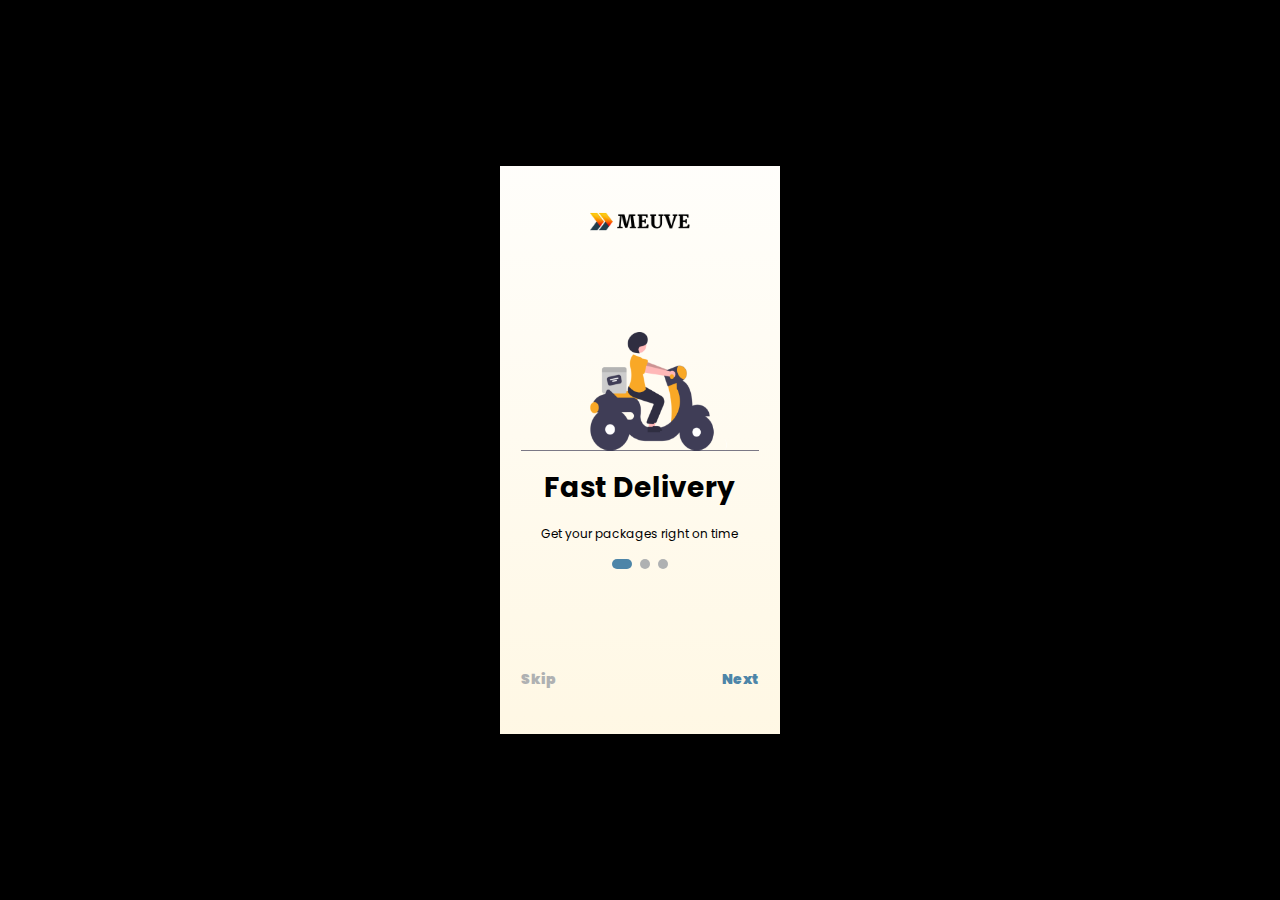
<file: index.html>
<!DOCTYPE html>
<html>
    <head>
        <meta name="viewport" content="width=device-width, initial-scale=1.0">
        <link rel="stylesheet" type= "text/css" href="app.css"/>
	    <link rel="manifest" href="manifest.json">
        <link rel="apple-touch-icon" href="images/meuve-icon.png">
        <meta name="theme-color" content="#FFFFFF">
        <title>Meuve</title>
        <link rel="icon" type="images/png" href="images/meuve-icon.png" > 
        <link rel="preconnect" href="https://fonts.googleapis.com">
        <link rel="preconnect" href="https://fonts.gstatic.com" crossorigin>
        <link href="https://fonts.googleapis.com/css2?family=Mulish&family=Poppins&display=swap" rel="stylesheet">
    </head>
    <body>
        <div class="screen-body">
            <div class="screen">
                <div class="pre-boarding-section">
                    <div class="logo-section">
                        <img src="images/meuve-logo.png" alt="meuve-logo">
                    </div>
                    <div class="on-boarding-content">
                        <div class="content-image">
                            <img src="images/image 1.png" alt="onbarding-image">
                        </div>
                        <div class="content-description">
                            <div class="description-title h4">
                                Fast Delivery
                            </div>
                            <div class="description-text h1">
                                Get your packages right on time 
                            </div>
                            <div class="description-indicators">
                                <a href="index.html"><div class="ind1-active"></div></a>
                                <a href="2.html"><div class="ind1"></div></a>
                                <a href="3.html"><div class="ind1"></div></a>
                            </div>
                        </div>
                    </div>
                    <div class="on-boarding-link">
                        <a href="signup.html" class="skip">Skip</a>
                        <a href="2.html" class="next">Next</a>
                    </div>
                </div>
            </div> 
        </div>
        <script type="text/javascript" src="app.js"></script>
    </body>
</html>
</file>
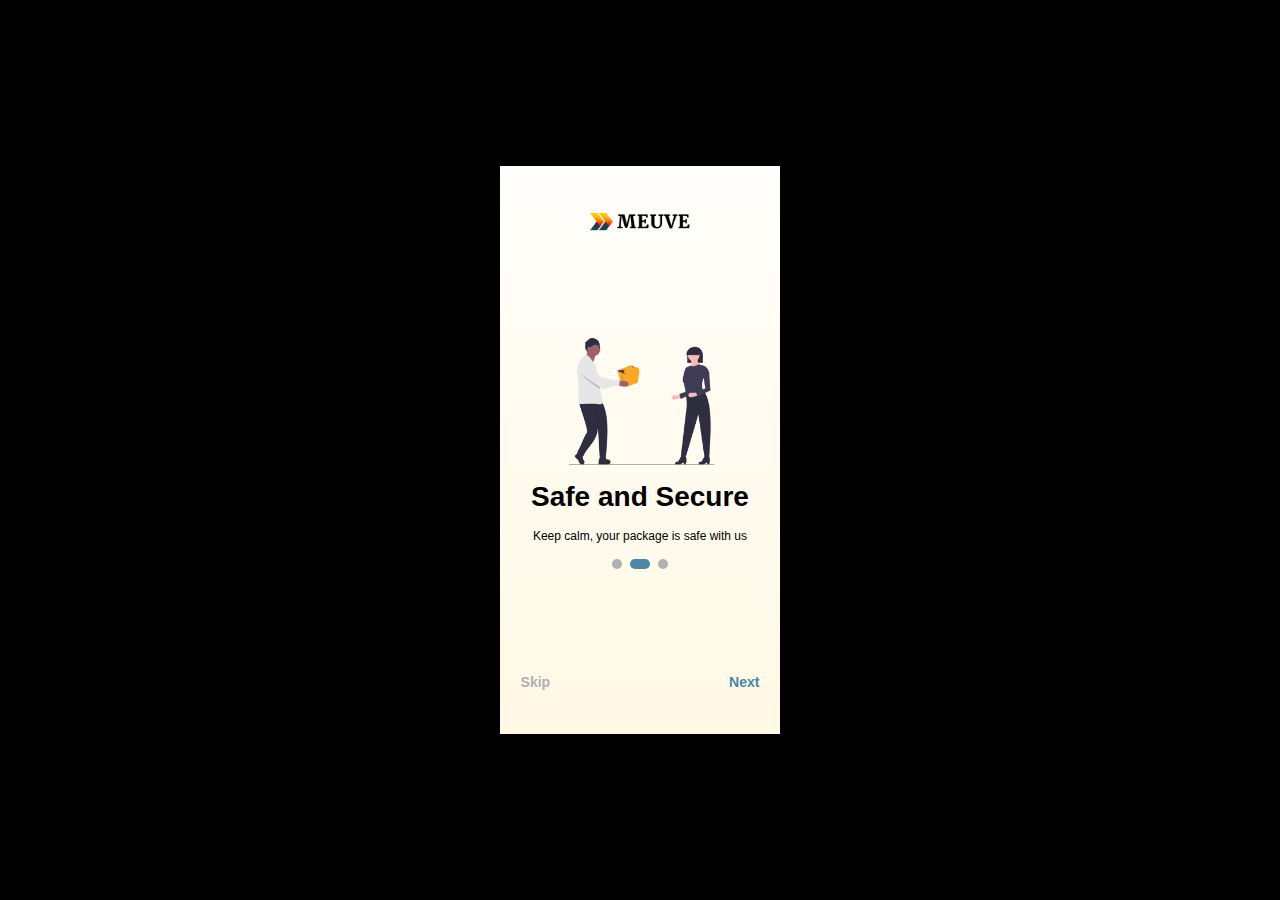
<file: 2.html>
<!DOCTYPE html>
<html>
    <head>
        <meta name="viewport" content="width=device-width, initial-scale=1.0">
        <link rel="stylesheet" type= "text/css" href="app.css"/>
	    <link rel="manifest" href="manifest.json">
        <link rel="apple-touch-icon" href="images/meuve-icon.png">
        <meta name="theme-color" content="#FFFFFF">
        <title>Meuve</title>
        <link rel="icon" type="images/png" href="images/meuve-icon.png" > 
        <link rel="preconnect" href="https://fonts.googleapis.com">
        <link rel="preconnect" href="https://fonts.gstatic.com" crossorigin>
        <link href="https://fonts.googleapis.com/css2?family=Mulish&family=Poppins&display=swap" rel="stylesheet">
    </head>
    <body>
        <div class="screen-body">
            <div class="screen">
                <div class="pre-boarding-section">
                    <div class="logo-section">
                        <img src="images/meuve-logo.png" alt="meuve-logo">
                    </div>
                    <div class="on-boarding-content">
                        <div class="content-image">
                            <img src="images/image 3.png" alt="onbarding-image">
                        </div>
                        <div class="content-description">
                            <div class="description-title h4">
                                Safe and Secure
                            </div>
                            <div class="description-text h1">
                                Keep calm, your package is safe with us 
                            </div>
                            <div class="description-indicators">
                                <a href="index.html"><div class="ind1"></div></a>
                                <a href="2.html"><div class="ind1-active"></div></a>
                                <a href="3.html"><div class="ind1"></div></a>
                            </div>
                        </div>
                    </div>
                    <div class="on-boarding-link">
                        <a href="signup.html" class="skip">Skip</a>
                        <a href="3.html" class="next">Next</a>
                    </div>
                </div>
            </div> 
        </div>
        <script type="text/javascript" src="app.js"></script>
    </body>
</html>
</file>
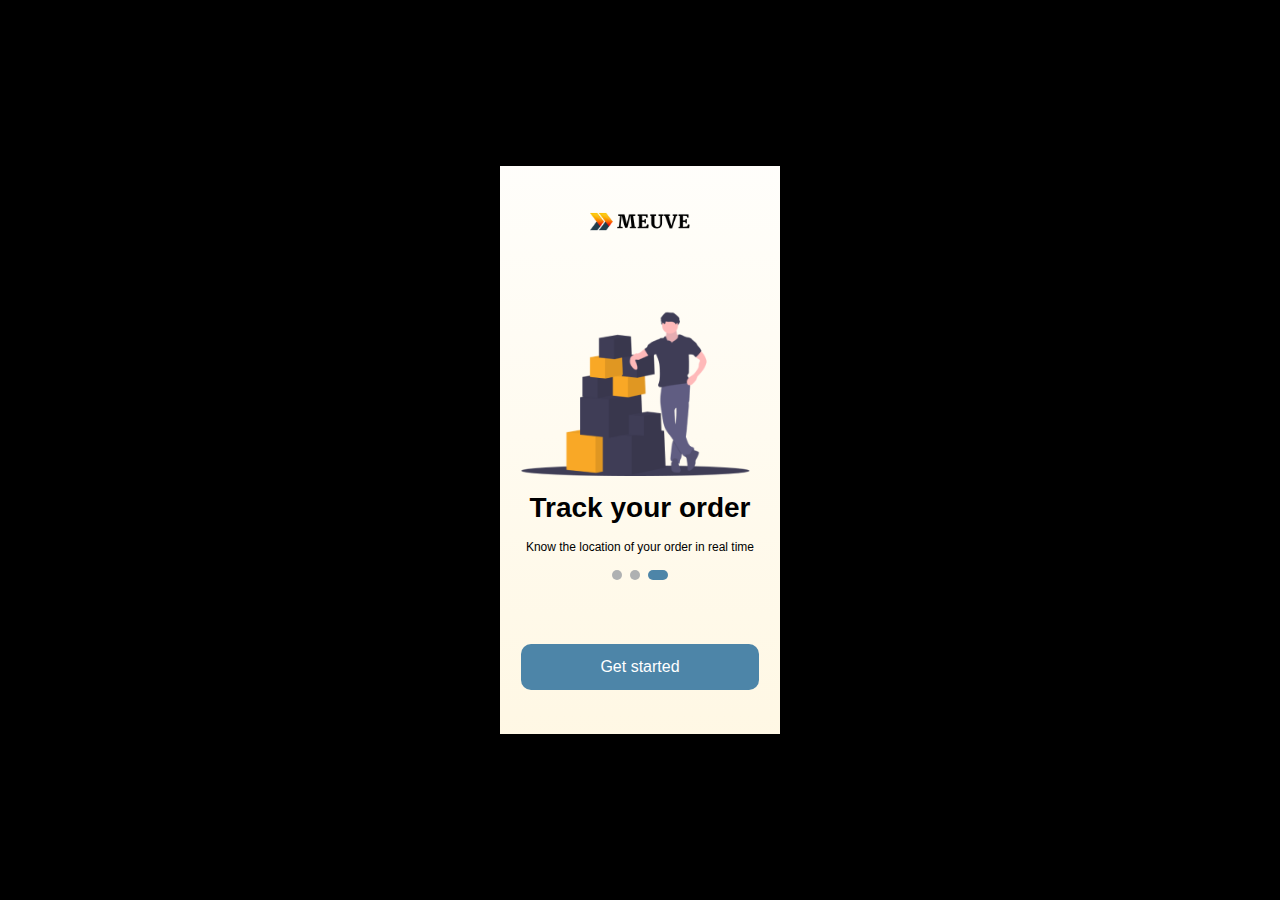
<file: 3.html>
<!DOCTYPE html>
<html>
    <head>
        <meta name="viewport" content="width=device-width, initial-scale=1.0">
        <link rel="stylesheet" type= "text/css" href="app.css"/>
	    <link rel="manifest" href="manifest.json">
        <link rel="apple-touch-icon" href="images/meuve-icon.png">
        <meta name="theme-color" content="#FFFFFF">
        <title>Meuve</title>
        <link rel="icon" type="images/png" href="images/meuve-icon.png" > 
        <link rel="preconnect" href="https://fonts.googleapis.com">
        <link rel="preconnect" href="https://fonts.gstatic.com" crossorigin>
        <link href="https://fonts.googleapis.com/css2?family=Mulish&family=Poppins&display=swap" rel="stylesheet">
    </head>
    <body>
        <div class="screen-body">
            <div class="screen">
                <div class="pre-boarding-section">
                    <div class="logo-section">
                        <img src="images/meuve-logo.png" alt="meuve-logo">
                    </div>
                    <div class="on-boarding-content">
                        <div class="content-image">
                            <img src="images/image 2.png" alt="onbarding-image">
                        </div>
                        <div class="content-description">
                            <div class="description-title h4">
                                Track your order
                            </div>
                            <div class="description-text h1">
                                Know the location of your order in real time
                            </div>
                            <div class="description-indicators">
                                <a href="index.html"><div class="ind1"></div></a>
                                <a href="2.html"><div class="ind1"></div></a>
                                <a href="3.html"><div class="ind1-active"></div></a>
                            </div>
                        </div>
                    </div>
                    <div class="on-boarding-link">
                        <div class="get-started-btn"><a href="signup.html" class="get-started">Get started</a></div>
                    </div>
                </div>
            </div> 
        </div>
        <script type="text/javascript" src="app.js"></script>
    </body>
</html>
</file>
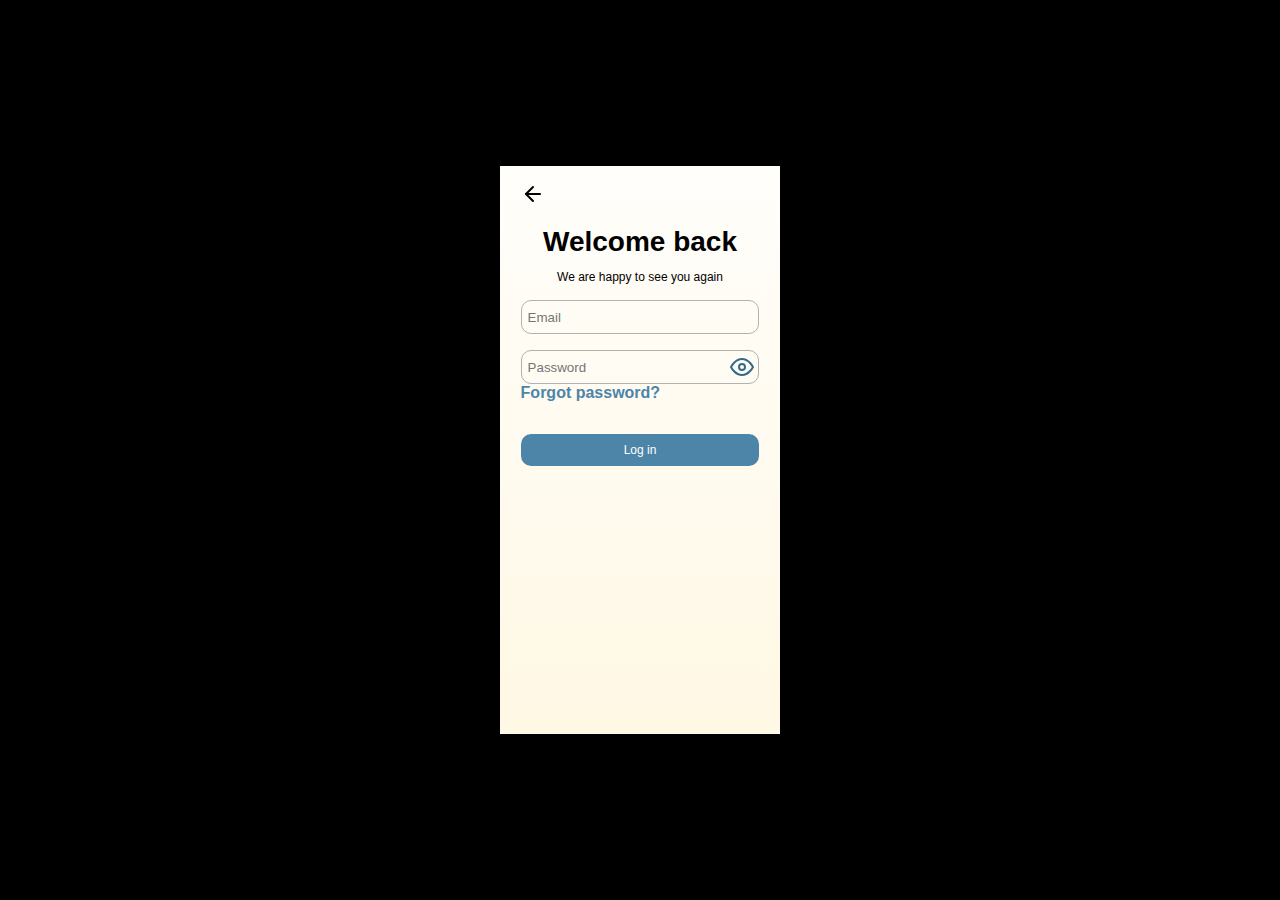
<file: signin.html>
<!DOCTYPE html>
<html>
    <head>
        <meta name="viewport" content="width=device-width, initial-scale=1.0">
        <link rel="stylesheet" type= "text/css" href="app.css"/>
	    <link rel="manifest" href="manifest.json">
        <link rel="apple-touch-icon" href="images/meuve-icon.png">
        <meta name="theme-color" content="#FFFFFF">
        <title>Meuve</title>
        <link rel="icon" type="images/png" href="images/meuve-icon.png" > 
        <link rel="preconnect" href="https://fonts.gstatic.com" crossorigin>
		<link href="https://fonts.googleapis.com/css2?family=Montserrat&display=swap" rel="stylesheet">
    </head>
    <body>
        <div class="screen-body">
            <div class="welcome-back-screen">
                <div class="signin-screen-display">
                    <div class="signin-section">
                        <div class="back-arrow"><a href="signup.html"><img src="icons/arrow-left.svg" class="back-arrow-icon"  alt="back-arrow-icon"></a></div>
                        <div class="sign-in-text">
                            <div class="sign-in-title h4">Welcome back</div>
                            <div class="sign-in-title h1">We are happy to see you again</div>
                        </div>

                        <div class="signin-input-form"><input type="email" placeholder="Email" id="email" required></div>           
                        <div class="signin-input-form"><input type="password" placeholder="Password" id="password" required><img src="icons/eye.svg" class="eye" id="password-eye" alt="password-icon"></div>
                        <a href=""><div class="forgot-password">Forgot password?</div></a>
                        <a href="home-page.html"><button class="signin-btn h1" id="signin-btn">Log in</button></a>
                        
                    </div>
                </div>
            </div>
        </div>
        <script type="text/javascript" src="app.js"></script>
    </body>
</html>
</file>
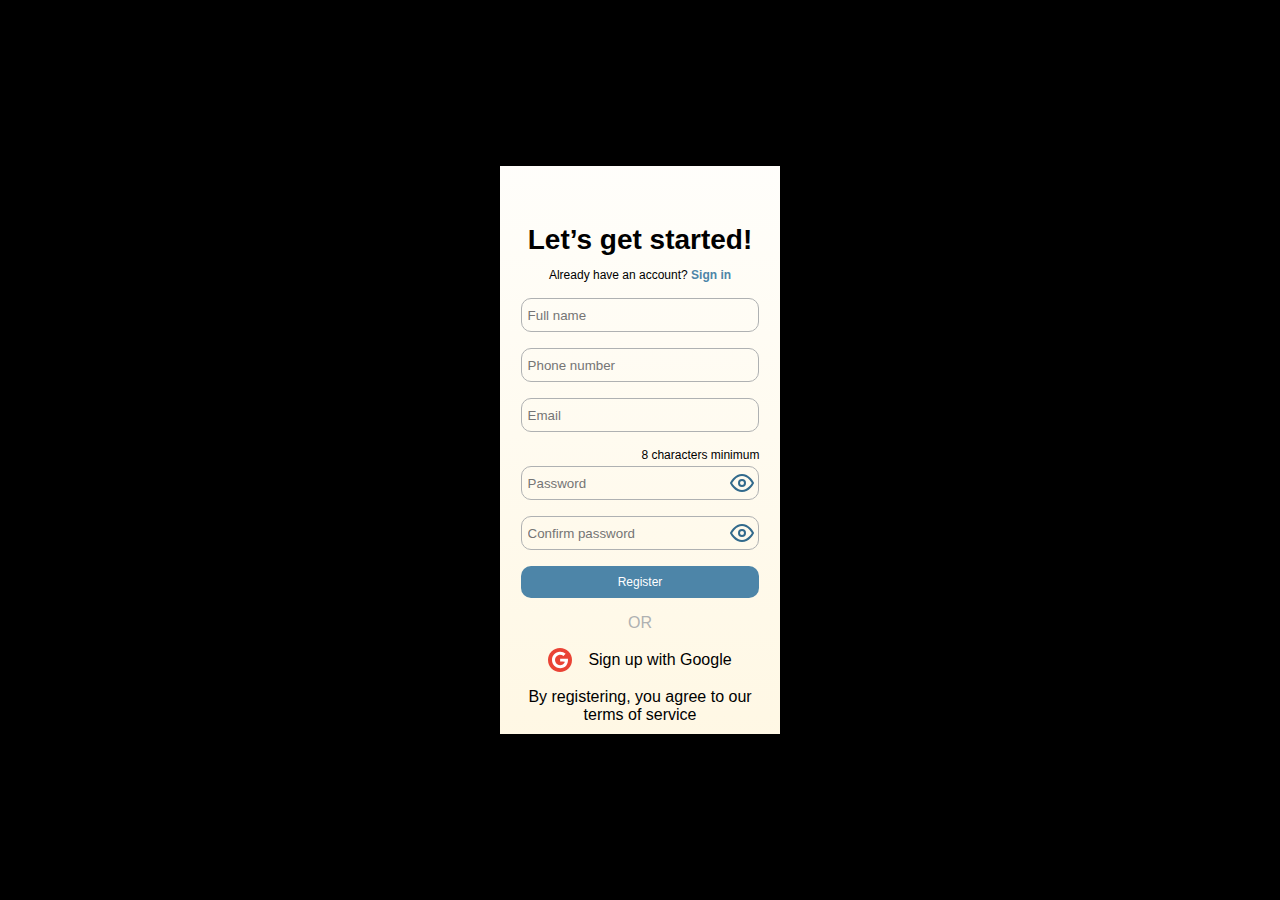
<file: signup.html>
<!DOCTYPE html>
<html>
    <head>
        <meta name="viewport" content="width=device-width, initial-scale=1.0">
        <link rel="stylesheet" type= "text/css" href="app.css"/>
	    <link rel="manifest" href="manifest.json">
        <link rel="apple-touch-icon" href="images/meuve-icon.png">
        <meta name="theme-color" content="#FFFFFF">
        <title>Meuve</title>
        <link rel="icon" type="images/png" href="images/meuve-icon.png" > 
        <link rel="preconnect" href="https://fonts.gstatic.com" crossorigin>
		<link href="https://fonts.googleapis.com/css2?family=Montserrat&display=swap" rel="stylesheet">
    </head>
    <body>
        <div class="screen-body">
            <div class="screen">
                <div class="screen-display">
                    <div class="signin-section">
                        <div class="sign-in-text">
                            <div class="sign-in-title h4">Let’s get started!</div>
                            <div class="sign-in-title h1">Already have an account? <a href="signin.html" class="singin-link h1">Sign in</a></div>
                        </div>
                        <div class="signin-input-form"><input type="text" placeholder="Full name" id="username" required></div>
                        <div class="signin-input-form"><input type="text" placeholder="Phone number" id="phone" required></div>
                        <div class="signin-input-form"><input type="email" placeholder="Email" id="email" required></div>
                        <div class="signin-input-form-group">
                            <div class="signin-form-label h1">8 characters minimum</div>
                            <div class="signin-input-form"><input type="password" placeholder="Password" id="password" required><img src="icons/eye.svg" class="eye" id="password-eye" alt="password-icon"></div>
                        </div>
                        <div class="signin-input-form"><input type="password" placeholder="Confirm password" id="confirm-password" required><img src="icons/eye.svg" class="eye" id="confirm-password-eye" alt="password-icon"></div>
                        <button class="signin-btn h1" id="signup-btn">Register</button>
                        <div class="or">OR</div>
                        <div class="with-google">
                            <img class="google-icon" src="icons/Frame.svg" alt="Google-icon">
                            <div class="with-google-text">Sign up with Google</div>
                        </div>
                        <div class="terms-and-condition">By registering, you agree to our terms of service</div>
                    </div>
                </div>
            </div>
        </div>
        <script type="text/javascript" src="app.js"></script>
    </body>
</html>
</file>
<file: app.css>
::-webkit-scrollbar {
    width: 4px;
    height: 4px;
}
  
/* Track */
::-webkit-scrollbar-track {
    background: transparent;
}
  
/* Handle */
::-webkit-scrollbar-thumb {
    background: transparent;
}
  
/* Handle on hover */
::-webkit-scrollbar-thumb:hover {
    background: transparent;
}

body{
    font-family: 'Mulish', sans-serif;
    font-family: 'Poppins', sans-serif;
    background-color: #000000;
    margin: 0;
    display: flex;
    height: 100vh;
    align-items: center;
    justify-content: center
}

input, button, textarea {
    border: none;
    outline: none;
    background-color: transparent;
    font-family: 'Mulish', sans-serif;
    font-family: 'Poppins', sans-serif;
}

a{
    text-decoration: none;
}

img{
    width: 100%;
    height: 100%;
}

.h1{
    font-size: 12px;
}

.h2{
    font-size: 18px;
}

.h3{
    font-size: 24px;
    font-weight: 500;
}

.h4{
    font-size: 28px;
    font-weight: 700;
}

.h5{
    font-size: 40px;
    font-weight: 900;
}

.screen-body{
    display: flex;
    justify-content: center;
    align-items: center;
}

.screen{
    width: 280px;
    height: 568px;
    background: linear-gradient(180deg, rgba(255, 255, 255, 0.4) -19.64%, rgba(255, 254, 251, 0.4) -12.75%, rgba(255, 235, 181, 0.4) 112.72%), #FFFFFF;
    overflow-y: scroll;
    display: flex;
    justify-content: center;
    align-items: center;
}

.welcome-back-screen{
    width: 280px;
    height: 568px;
    background: linear-gradient(180deg, rgba(255, 255, 255, 0.4) -19.64%, rgba(255, 254, 251, 0.4) -12.75%, rgba(255, 235, 181, 0.4) 112.72%), #FFFFFF;
    overflow-y: scroll;
    display: flex;
    justify-content: center;
}

.pre-boarding-section{
    width: 85.3%;
    height: 84.6%;
    display: flex;
    flex-direction: column;
    justify-content: space-between;
    background-color: transparent;
}

.logo-section{
    width: 100px;
    height: auto;
    display: flex;
    justify-content: center;
    margin: 0 auto;
}

.on-boarding-content{
    display: flex;
    flex-direction: column;
    gap: 16px;
}

.content-description{
    display: flex;
    flex-direction: column;
    gap: 16px;
}

.description-title, .description-text{
    text-align: center;
}

.description-indicators{
    display: flex;
    flex-direction: row;
    gap: 8px;
    align-items: center;
    justify-content: center;
}

.ind1-active{
    width: 20px;
    height: 10px;
    border-radius: 10px;
    background-color: #4D85A8;
}

.ind1{
    width: 10px;
    height: 10px;
    border-radius: 10px;
    background-color: #AFB1B2;
}

.on-boarding-link{
    display: flex;
    flex-direction: row;
    justify-content: space-between;
}

.skip{
    font-size: 14px;
    color: #AFB1B2;
    font-weight: 900;
}

.next{
    font-size: 14px;
    color: #4D85A8;
    font-weight: 900;
}

.screen-display{
    width: 100%;
    margin-top: 48px;
}

.signin-screen-display{
    width: 100%;
    margin-top: 0;
}

.get-started-btn{
    display: flex;
    width: 100%;
    text-align: center;
    align-items: center;
    justify-content: center;
}

.get-started{
    background-color: #4D85A8;
    color: #FFFFFF;
    border-radius: 10px;
    width: 100%;
    padding: 14px 0;
}

.signin-section{
    width: 85.3%;
    display: flex;
    margin: 16px auto;
    justify-content: space-between;
    flex-direction: column;
    gap: 16px;
}

.sign-in-text{
    display: flex;
    flex-direction: column;
    gap: 12px;
    justify-content: center;
    text-align: center;
}

.singin-link{
    color: #4D85A8;
    font-weight: 900;
}

.signin-input-form{
    display: flex;
    justify-content: space-between;
    align-items: center;
    height: 24px;
    padding: 4px;
    border: 1px solid #AFB1B2;
    border-radius: 10px;
}

.eye{
    width: 24px;
    height: 24px;
}

.signin-input-form-group{
    display: flex;
    flex-direction: column;
    gap: 4px;
    align-content: center;
}

.signin-form-label{
    display: flex;
    justify-content: flex-end;
}

.signin-btn{
    width: 100%;
    height: 32px;
    background-color: #4D85A8;
    color: #FFFFFF;
    border-radius: 10px;
}

.or{
    text-align: center;
    font-size: 16px;
    color: #AFB1B2;
}

.with-google{
    display: flex;
    flex-direction: row;
    align-items: center;
    justify-content: center;
    gap: 16px;
}

.with-google-text{
    font-size: 16px;
    text-align: center;
    align-items: center;
}

.google-icon{
    width: 24px;
    height: 24px;
}

.terms-and-condition{
    text-align: center;
}

.back-arrow-icon{
    width: 24px;
    height: 24px;
}

.forgot-password{
    font-size: 16px;
    font-weight: 900;
    color: #4D85A8;
    margin-top: -16px;
    margin-bottom: 16px;
}

.screen-view {
    width: 280px;
    height: 568px;
    background: linear-gradient(180deg, rgba(255, 255, 255, 0.4) -19.64%, rgba(255, 254, 251, 0.4) -12.75%, rgba(255, 235, 181, 0.4) 112.72%), #FFFFFF;
    display: flex;
    align-items: center;
    justify-content: center;
    
}

.screen-view-body {
    width: 85.3%;
    height: 100%;
    display: flex;
    padding: 16px auto;
    padding-bottom: 0;
    justify-content: space-around;
    flex-direction: column;
}

.navigation-bar{
    display: flex;
    flex-direction: row;
    align-items: center;
    justify-content: space-between;
}

.menu, .search-icon{
    width: 24px;
    height: 24px;
}

.greetings{
    font-weight: 900;
}

.avatar{
    display: flex;
    justify-content: center;
    align-items: center;
    width: 32px;
    height: 32px;
}

.search-bar{
    display: flex;
    flex-direction: row;
    justify-content: space-between;
    align-items: center;
    background: #FFFFFF;
    /* Primary Tint 2 */
    height: 46px;
    border: 1px solid #326A8C;
    border-radius: 30px;
    padding: 0 16px;
}

.slide-section{
    height: 210px;
    width: 100%;
    background: linear-gradient(359.51deg, rgba(12, 20, 25, 0.72) 27.33%, rgba(253, 216, 114, 0.08) 125.48%), url(.jpg);
    border-radius: 10px;
}

.most-recent-title{
    font-weight: 900;
}

.swipe-up{
    display: flex;
    flex-direction: row;
    justify-content: center;
    align-content: center;
    text-align: center;
    font-size: 16px;
    gap: 8px;
}

.arrow-down-icon{
    display: flex;
    width: 16px;
    height: 16px;
    align-content: center;
}

.most-recent-details{
    height: 100px;
    display: flex;
    flex-direction: column;
    gap: 16px;
    overflow-y: scroll;

}

.bottom-nav{
    display: flex;
    flex-direction: row;
    justify-content: space-between;
    
}

.home{
    display: flex;
    flex-direction: column;
    align-items: center;
}

.home-icon{
    width: 24px;
    height: 24px;
}

.home-text{
    font-size: 12px;
}

.home-text-active{
    font-size: 12px;
    font-weight: 900;
}

.order-items{
    display: flex;
    flex-direction: row;
    justify-content: space-between;
}

.order-subitems{
    display: flex;
    flex-direction: row;
    justify-content: space-between;
    gap: 16px;
}

.order-item-1{
    width: 37px;
    height: 37px;
}

.order-item-2{
    display: flex;
    flex-direction: column;
    justify-content: space-between;
}

.order-item-2-1{
    font-size: 16px;
}

.order-item-2-2{
    font-size: 10px;
}

.order-item-3{
    color: #4E9606;
}

/*Media Query*/
@media screen and (max-width: 414px){
    .screen, .welcome-back-screen{
        width: 100vw;
        height: 100vh;
    }

    .screen-display{
        margin-top: 0;
    }

    .screen-view {
        width: 100vw;
        height:100vh;
    }

    .h1{
        font-size: 16px;
    }
    
    .h2{
        font-size: 21px;
    }
    
    .h3{
        font-size: 28px;
        font-weight: 500;
    }
    
    .h4{
        font-size: 38px;
        font-weight: 700;
    }
    
    .h5{
        font-size: 50px;
        font-weight: 900;
    }

    .on-boarding-content{
        display: flex;
        flex-direction: column;
        gap: 80px;
    }

    .signin-section{
        gap: 32px;
    }

    .signin-input-form{
        height: 44px;
    }

    .signin-btn{
        height: 52px;
    }
    
 .most-recent-details {
    height: 269px;

}
}

@media screen and (max-width: 360px){
    .h4{
        font-size: 32px;
        font-weight: 700;
    }
    
    .h5{
        font-size: 46px;
        font-weight: 900;
    }



}

@media screen and (max-height: 739px){
    .signin-section{
        gap: 24px;
    }

    .signin-input-form{
        height: 30px;
    }

    .signin-btn{
        height: 38px;
    }

    .most-recent-details {
        height: 100px;
    
    }
}

@media screen and (max-height: 580px){
    .signin-section{
        gap: 16px;
    }

    .signin-input-form{
        height: 24px;
    }

    .signin-btn{
        height: 32px;
    }

    .screen-display{
        margin-top: 48px;
    }

    .signin-screen-display{
        width: 100%;
        margin-top: 0;
    }
}


@media screen and (max-width: 280px){
    .h1{
        font-size: 12px;
    }
    
    .h2{
        font-size: 18px;
    }
    
    .h3{
        font-size: 24px;
        font-weight: 500;
    }
    
    .h4{
        font-size: 28px;
        font-weight: 700;
    }
    
    .h5{
        font-size: 40px;
        font-weight: 900;
    }
}
</file>
